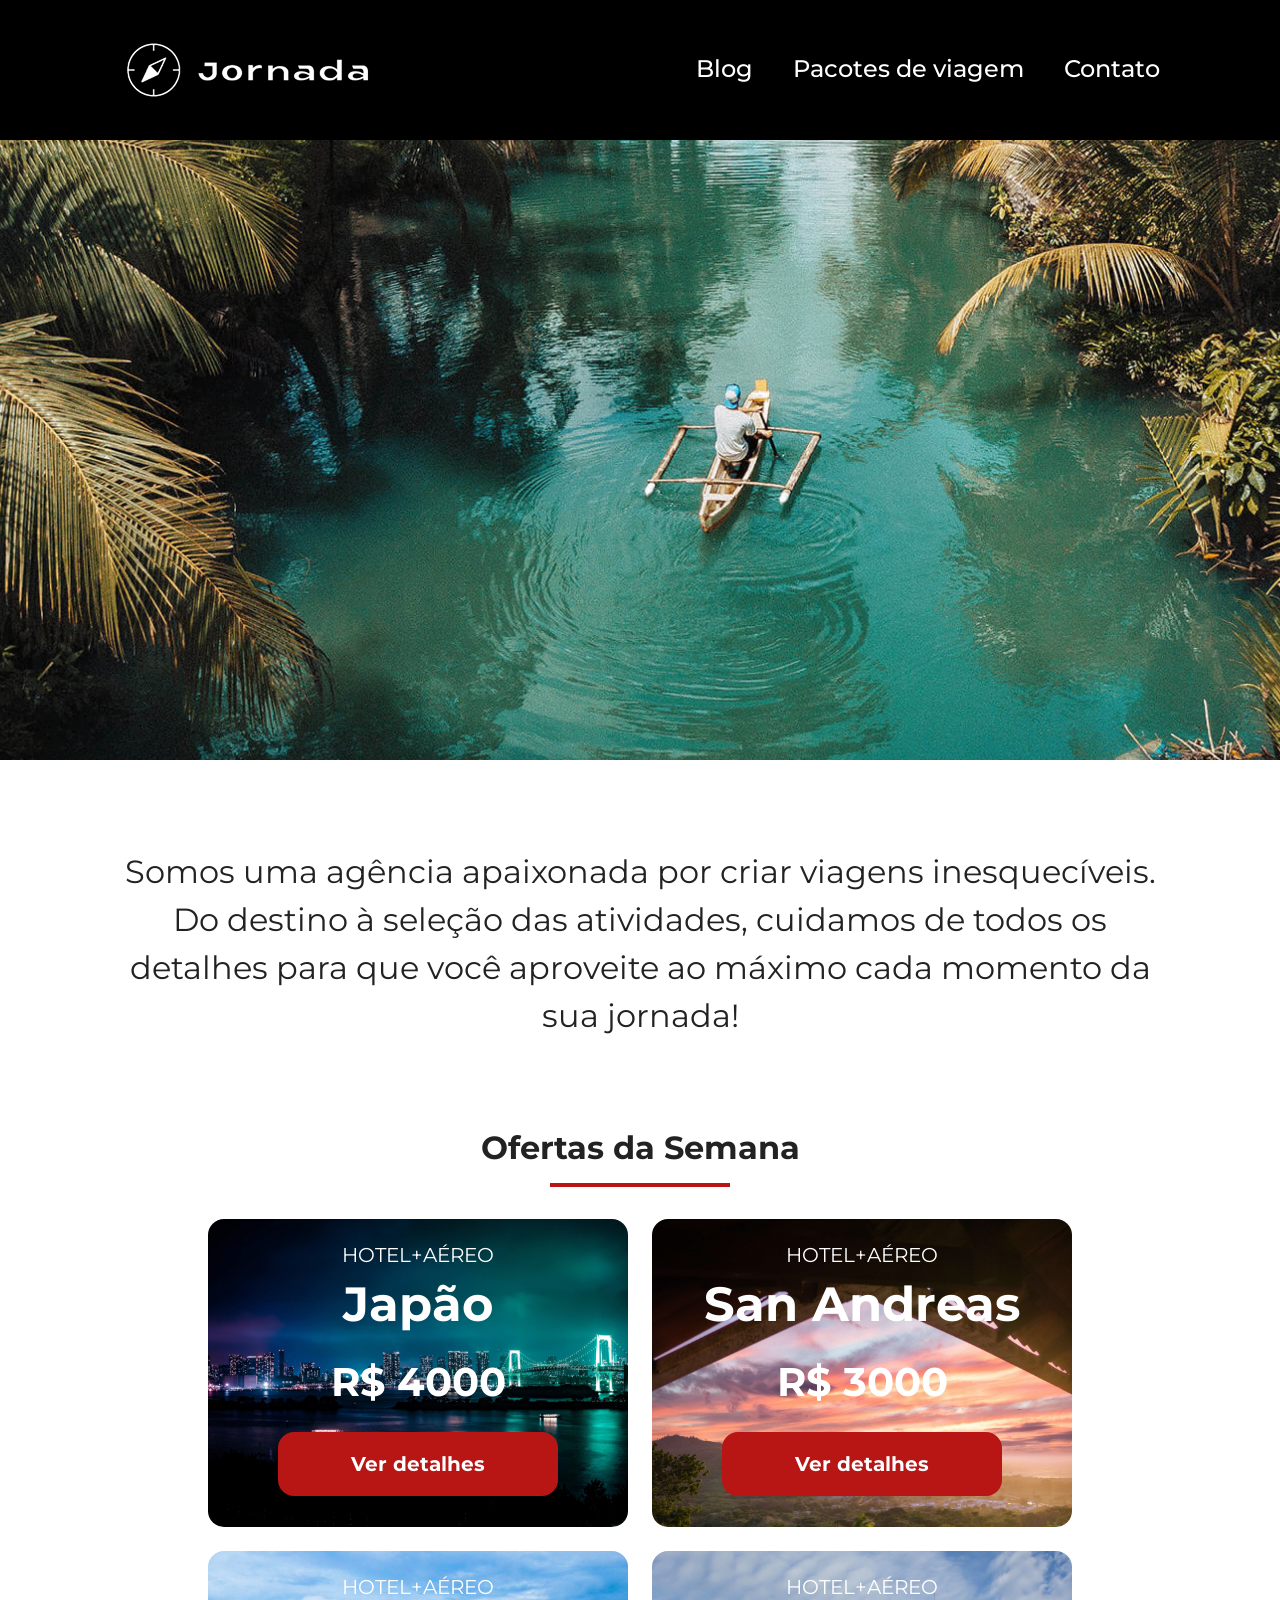
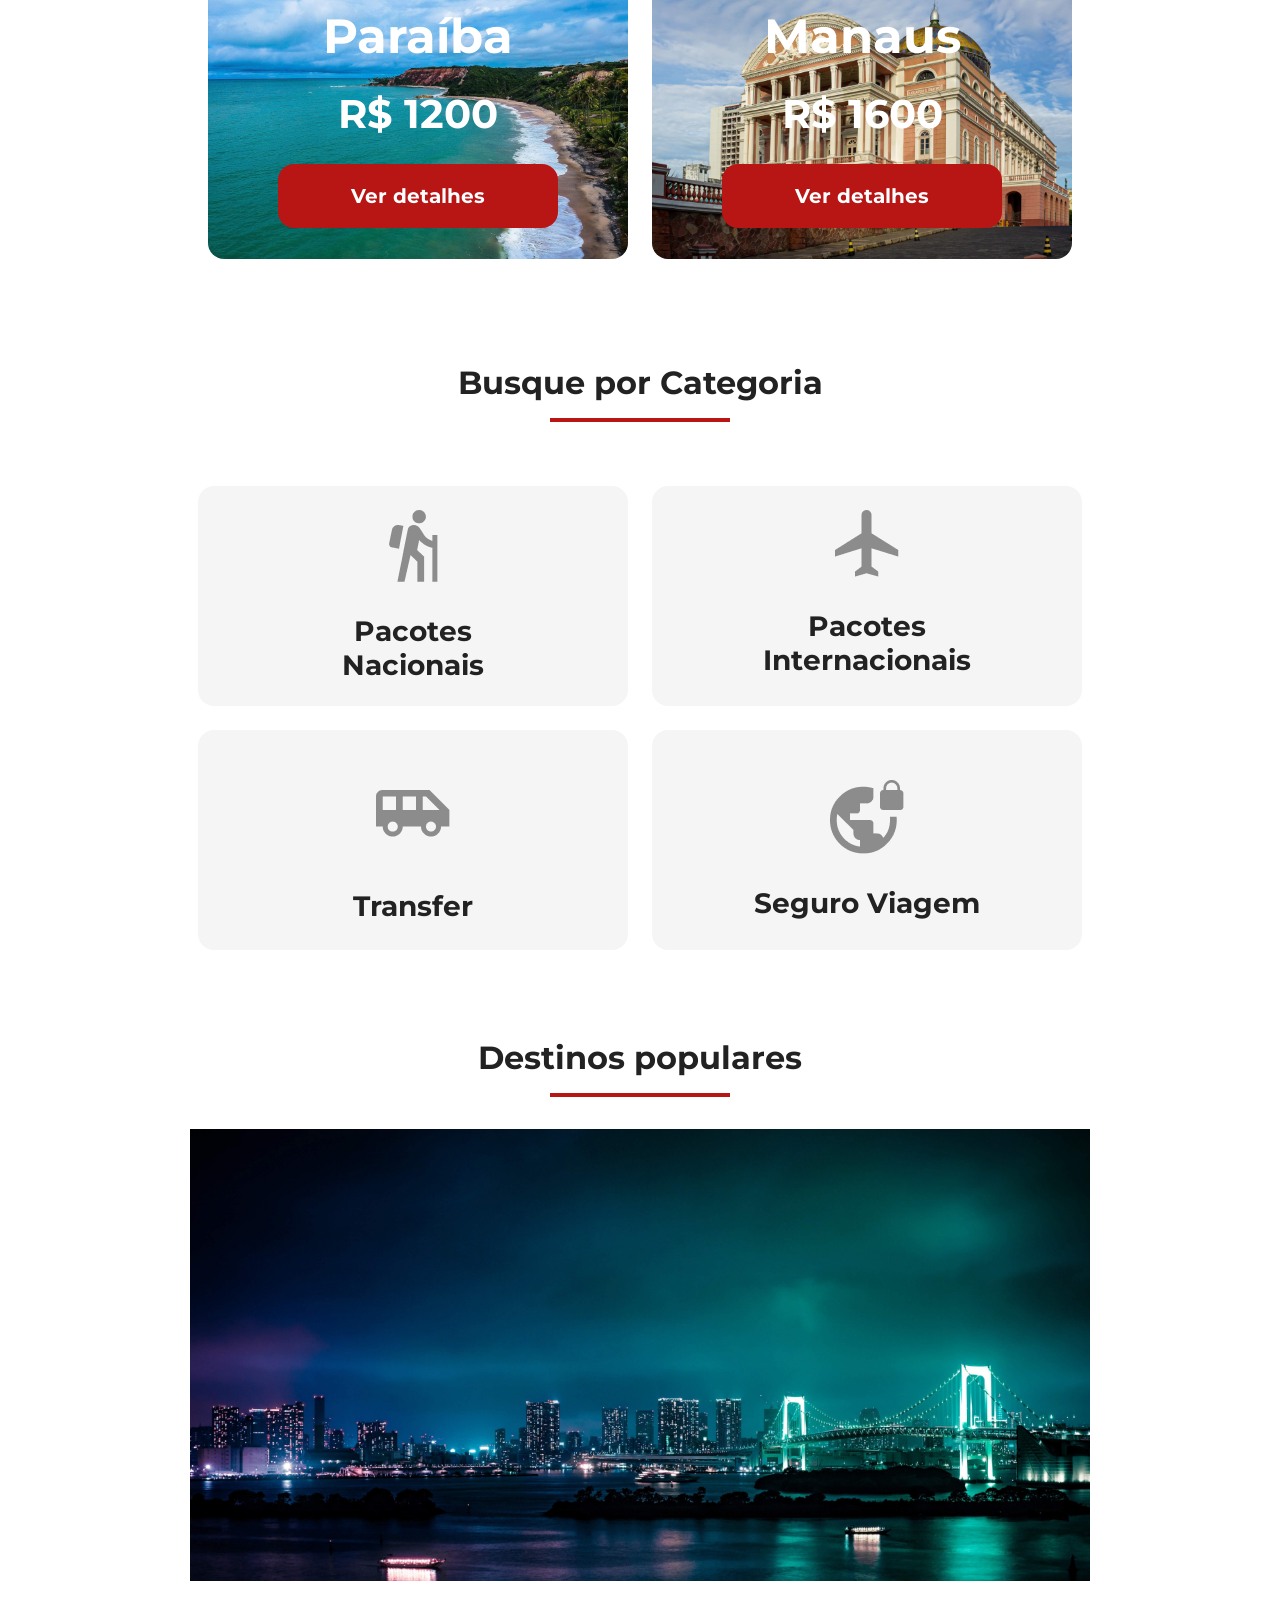
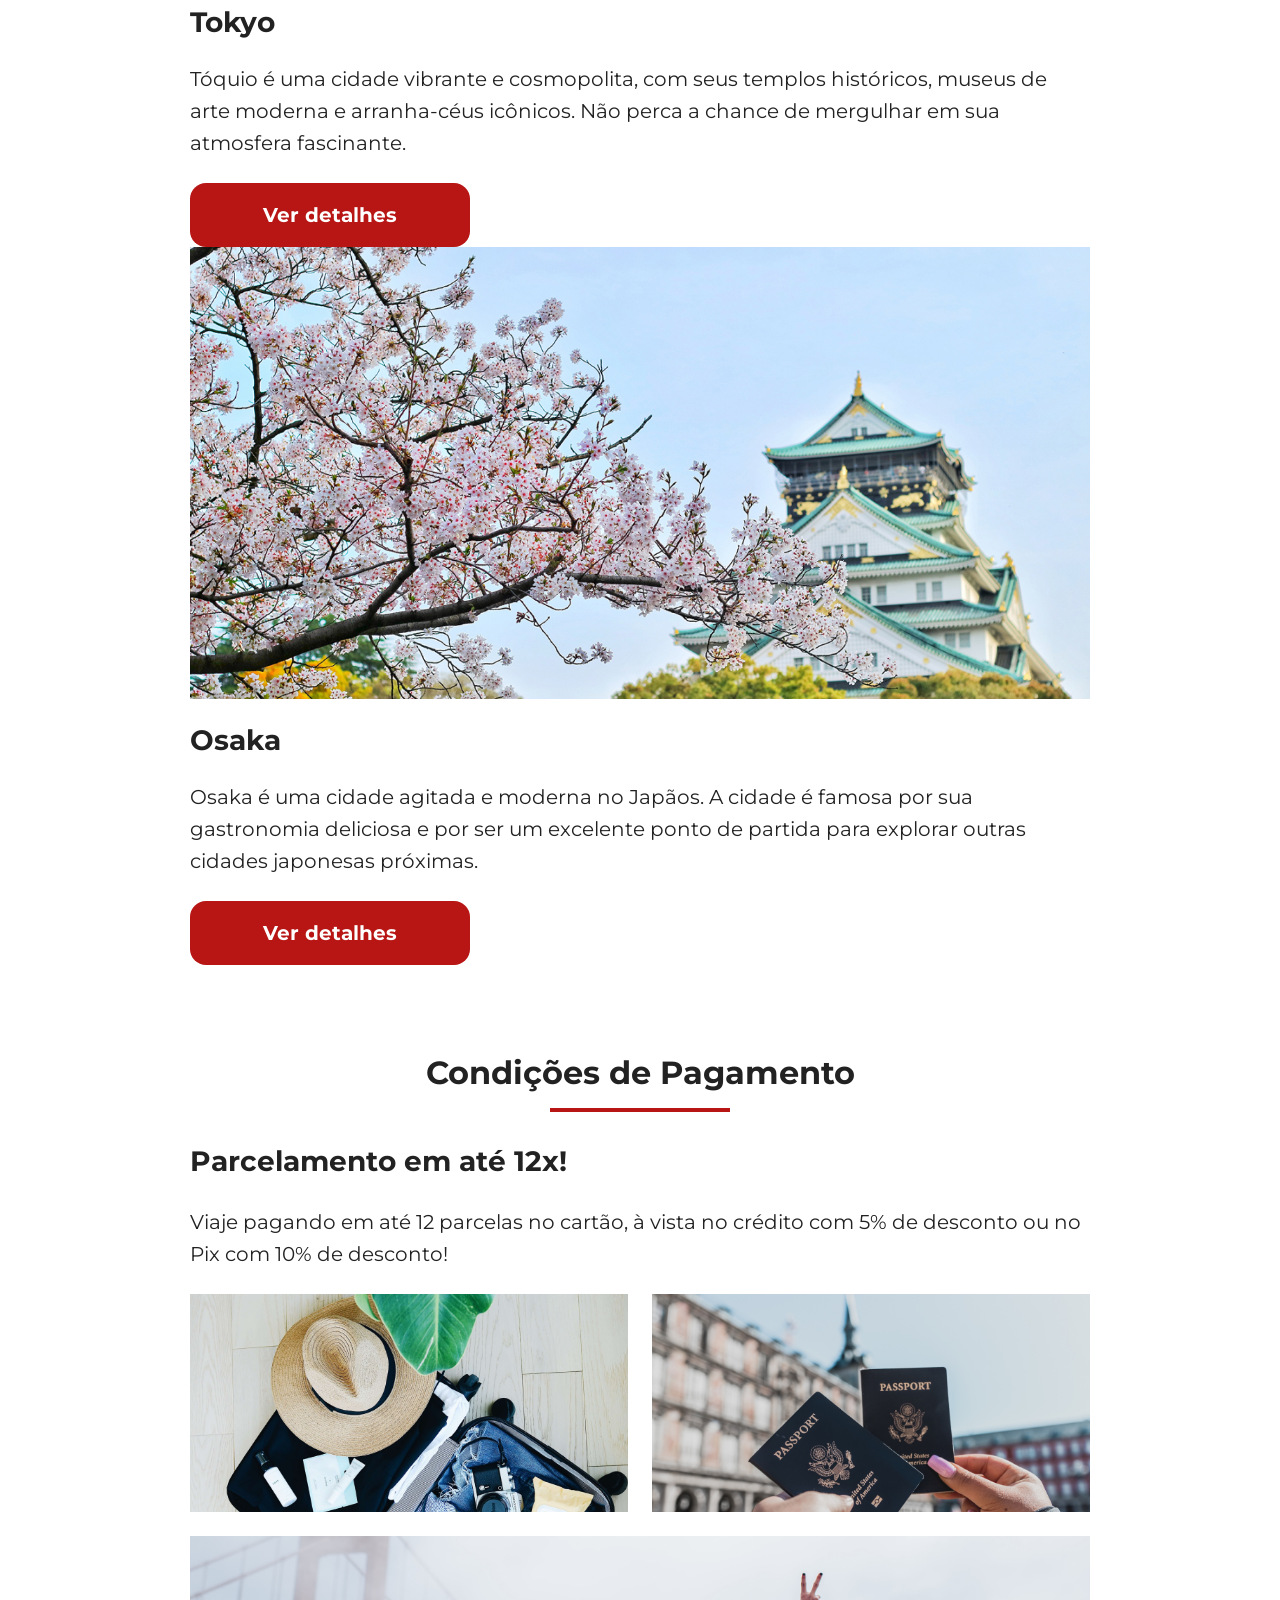
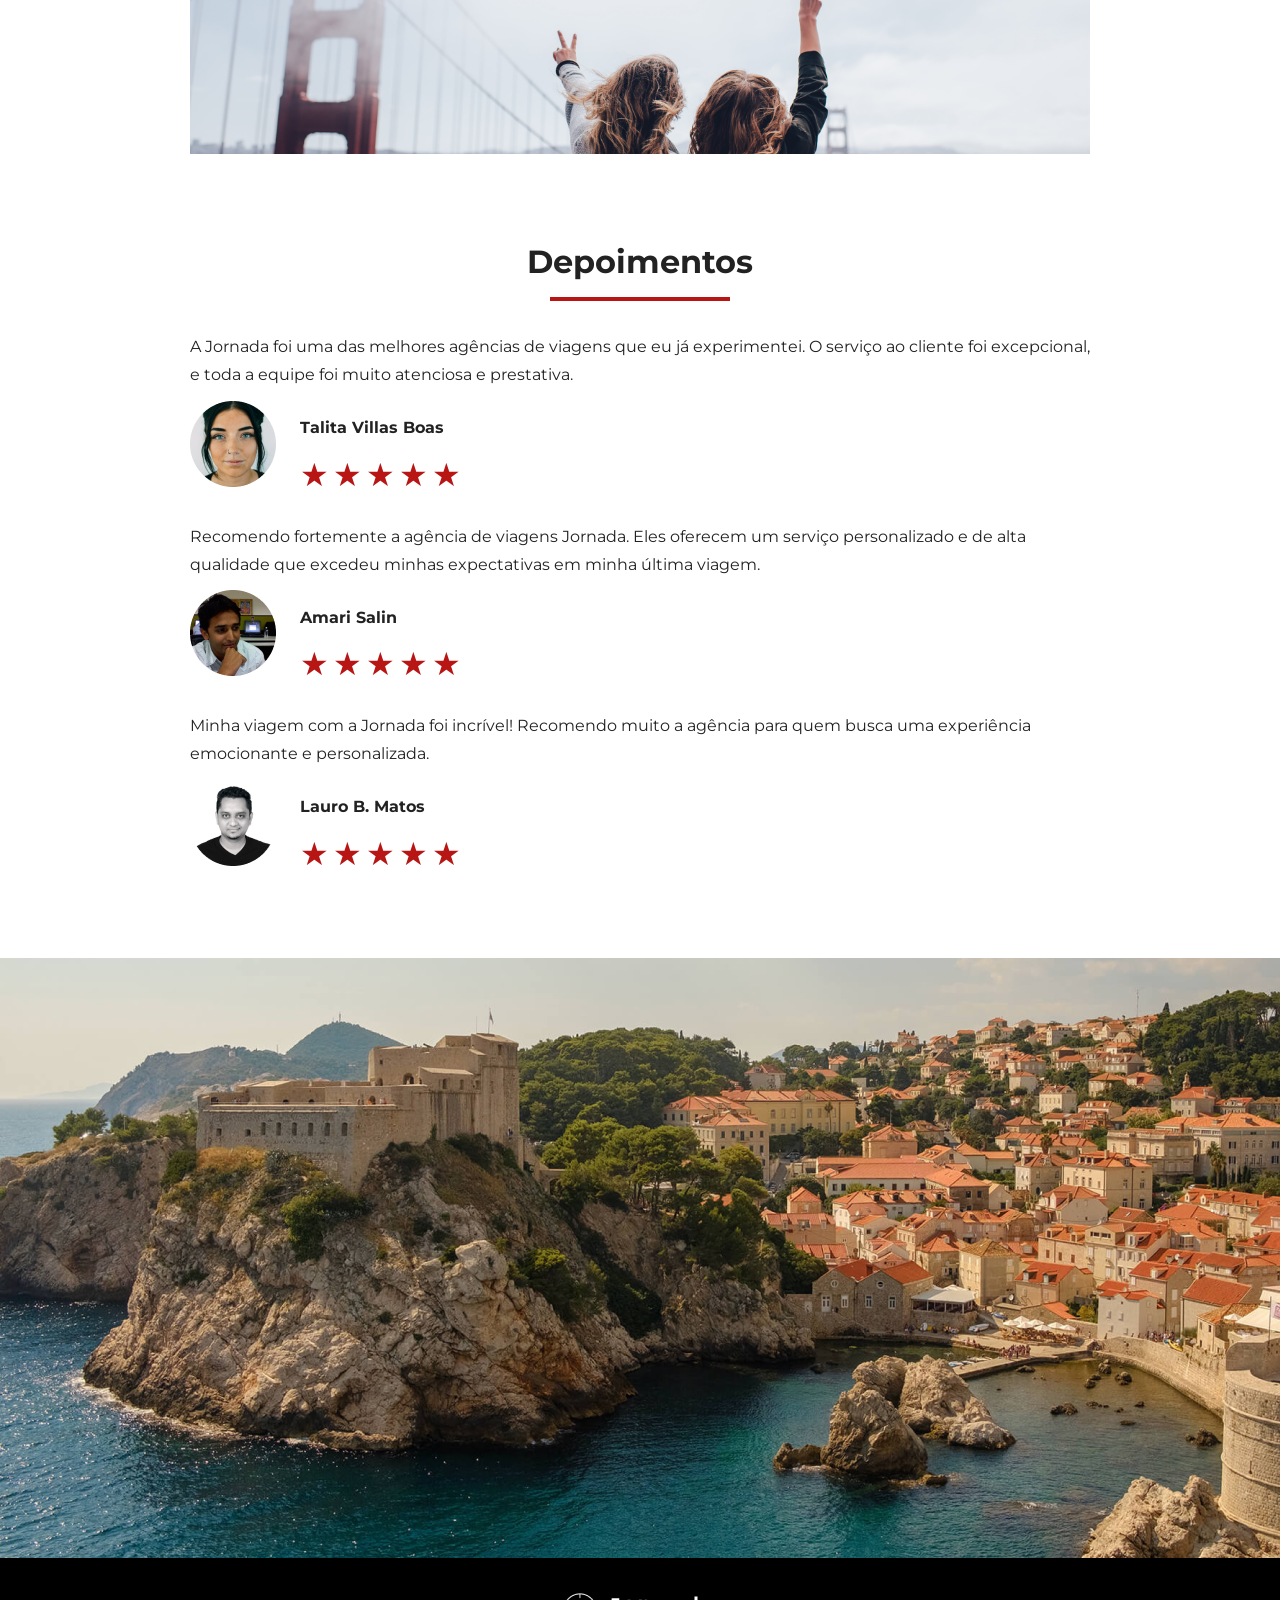
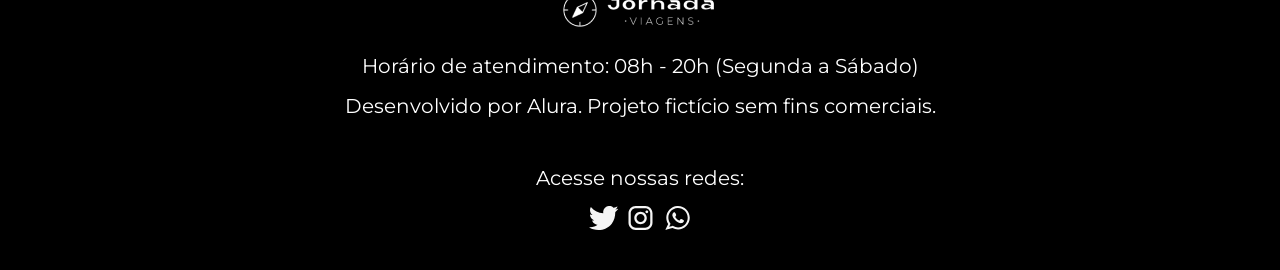
<file: index.html>
<!doctype html>
<html lang="pt-br">
  <head>
    <meta charset="UTF-8" />
    <meta name="viewport" content="width=device-width, initial-scale=1.0" />

    <meta
      name="description"
      content="Jornada Viagens,uma agência apaixonada por criar viagens inesquecíveis"
    />

    <meta name="og:title" content="Jornada Viagens" />
    <meta
      name="og:description"
      content="Jornada Viagens,uma agência apaixonada por criar viagens inesquecíveis"
    />
      <meta
      name="og:image"
      content="https://mincatarina.github.io/jornada-viagens/img/logo-footer.png"
    />
    <meta name="og:type" content="website" />
    <meta
      name="og:url"
      content="https://mincatarina.github.io/jornada-viagens/"
    />


     <link rel="icon" href="/favico.svg" type="xml/svg" />
    <link rel="stylesheet" href="./css/style.css" />
    <title>Jornada Viagens</title>
  </head>
  <body>

    <header class="main-header"> 
        <a class="logo" href="index.html" title="voltar para a página inicial">
            <img class="logo-mobile"
            src="img/bussola-jornada-branca.png" alt="Bússola do logo da Jornada Viagens na cor branca"/>
            <img class="logo-desktop" src="img/bussola-texto-jornada-branca.png" alt="Logo da Jornada Viagens na cor branca"/>
        </a>
        <div class="navigation-menu">
            <label for="menu">
                <img src="img/menu.png" alt="menu"/> 
            </label>
            <input type="checkbox" id="menu" hidden />
            <nav> 
                <ul class="list-links">
                    <li>
                        <a href="blog.html" target="_blank" title="Acessar o blog">Blog</a> 
                    </li> 
                
                    <li>
                        <a href="pacotes-de-viagem.html" target="_blank" title="Acessar pacotes de viagem">Pacotes de viagem</a> 
                    </li>
                
                    <li>
                        <a href="contato.html" target="_blank" title="Acessar contato">Contato</a> 
                    </li>
                </ul>       
            </nav>
        </div>
    </header>

    <section class="hero">
        <div class="hero-img"> </div>
        <h2>
          Somos uma agência apaixonada por criar viagens inesquecíveis. Do destino à seleção das atividades, cuidamos de todos os detalhes para que você aproveite ao máximo cada momento da sua jornada!  
        </h2>
    </section>

    <section class="offers">
        <div class="section-title">
            <h2>Ofertas da Semana</h2>
            <hr/> 
        </div>
        <div class="offers-cards">
            <article class="card japao">
                <header>
                    <p>HOTEL+AÉREO</p>
                    <h3>Japão<br/><span>R$ 4000</span></h3>
                </header>
                <footer>
                    <a href="#" class="button">Ver detalhes</a>
                </footer>
            </article>
            <article class="card san-andreas">
                <header>
                    <p>HOTEL+AÉREO</p>
                    <h3>San Andreas<br/><span>R$ 3000</span></h3>
                </header>
                <footer>
                    <a href="#" class="button">Ver detalhes</a>
                </footer>
            </article>
            <article class="card paraiba">
                <header>
                    <p>HOTEL+AÉREO</p>
                    <h3>Paraíba<br/><span>R$ 1200</span></h3>
                </header>
                <footer>
                    <a href="#" class="button">Ver detalhes</a>
                </footer>
            </article>
            <article class="card manaus">
                <header>
                    <p>HOTEL+AÉREO</p>
                    <h3>Manaus<br/><span>R$ 1600</span></h3>
                </header>
                <footer>
                    <a href="#" class="button">Ver detalhes</a>
                </footer>
            </article>
        </article>
        </div>
    </section> 

    <section class="categories">
        <div class="section-title">
            <h2>Busque por Categoria</h2>
            <hr/> 
        </div>
        <div class="categories-cards">
            <a class="card" href="#" target="_blank" title="Busque pela categoria Pacotes Nacionais">

                <img src="img/icone-caminhada.png" alt="ícone cinza representando uma pessoa fazendo tracking"/>

                <h3 class="content-title">Pacotes<br/>Nacionais</h3>
            </a>

            <a class="card" href="#" target="_blank" title="Busque pela categoria Pacotes Internacionais">

                <img src="img/icone-aviao.png" alt="ícone cinza representando um avião"/>

                <h3 class="content-title">Pacotes<br/>Internacionais</h3>
            </a>

            <a class="card single-line transfer" href="#" target="_blank" title="Busque pela categoria Tranfer">

                <img src="img/icone-onibus.png" alt="ícone cinza representando um ônibus"/>

                <h3 class="content-title">Transfer</h3>
            </a>

            <a class="card single-line" href="#" target="_blank" title="Busque pela categoria Seguro Viagem">

                <img src="img/icone-planeta.png" alt="ícone cinza representando o planeta terra com um cadeado"/>

                <h3 class="content-title">Seguro Viagem</h3>
            </a>
        </div>
    </section>  

    <section class="destinations">
        <div class="section-title">
            <h2>Destinos populares</h2>
            <hr />
        </div>
        <div class="destinations-items">
            <article class="item tokyo">
                <header>
                    <div class="img-item"></div>
                    <h3 class="content-title">Tokyo</h3>
                </header>
                <p class="content-text">Tóquio é uma cidade vibrante e cosmopolita, com seus templos históricos, museus de arte moderna e arranha-céus icônicos. Não perca a chance de mergulhar em sua atmosfera fascinante.</p>
                <footer>
                    <a href="#" class="button" target="_blank" title="Veja mais detalhes do destino Tokyo">Ver detalhes</a>
                </footer>
            </article>

            <article class="item osaka">
                <header>
                    <div class="img-item"></div>
                    <h3 class="content-title">Osaka</h3>
                </header>
                <p class="content-text">Osaka é uma cidade agitada e moderna no Japãos. A cidade é famosa por sua gastronomia deliciosa e por ser um excelente ponto de partida para explorar outras cidades japonesas próximas.</p>
                <footer>
                    <a href="#" class="button" target="_blank" title="Veja mais detalhes do destino Osaka">Ver detalhes</a>
                </footer>
            </article>
        </div>
    </section> 

    <section class="payments">
        <div class="section-title">
            <h2>Condições de Pagamento</h2>
            <hr />
        </div> 
        <div class="content-container">
            <div class="text-content">
                <h3 class="content-title">Parcelamento em até 12x!</h3>
                <p class="content-text">Viaje pagando em até 12 parcelas no cartão, à vista no crédito com 5% de desconto ou no Pix com 10% de desconto!</p>
            </div>
            <div class="image-gallery">
                <div class="image first"></div>
                <div class="image second"></div>
                <div class="image thirdy colspan-2"></div>
            </div>
       </div>
    </section>

    <section class="testimonial">
        <div class="section-title">
            <h2>Depoimentos</h2>
            <hr />
        </div>
        <div class="testimonial-container">
            <article> 
                <header>
                    <p>A Jornada foi uma das melhores agências de viagens que eu já experimentei. O serviço ao cliente foi excepcional, e toda a equipe foi muito atenciosa e prestativa.</p>
                </header>
                <footer>
                    <img src="img/avatar-talita.png" alt="imagem de perfil da cliente Talita Villas Boas">
                    <div class="profile-content">
                      <h4>Talita Villas Boas</h4>  
                      <div class="rating">
                        <span class="star">★</span>
                        <span class="star">★</span>
                        <span class="star">★</span>
                        <span class="star">★</span>
                        <span class="star">★</span>
                      </div>
                    </div>
                </footer>
            </article>
            <article>
                <header>
                    <p>Recomendo fortemente a agência de viagens Jornada. Eles oferecem um serviço personalizado e de alta qualidade que excedeu minhas expectativas em minha última viagem.</p>
                </header>
                <footer>
                    <img src="img/avatar-amari.png" alt="imagem de perfil do cliente Amari Salin">
                    <div class="profile-content">
                      <h4>Amari Salin</h4>  
                      <div class="rating">
                        <span class="star">★</span>
                        <span class="star">★</span>
                        <span class="star">★</span>
                        <span class="star">★</span>
                        <span class="star">★</span>
                      </div>
                    </div>
                </footer>
            </article>
            <article>
                <header>
                    <p>Minha viagem com a Jornada foi incrível! Recomendo muito a agência para quem busca uma experiência emocionante e personalizada.</p>
                </header>
                <footer>
                    <img src="img/avatar-lauro.png" alt="imagem de perfil do cliente Lauro B. Matos">
                    <div class="profile-content">
                      <h4>Lauro B. Matos</h4>  
                      <div class="rating">
                        <span class="star">★</span>
                        <span class="star">★</span>
                        <span class="star">★</span>
                        <span class="star">★</span>
                        <span class="star">★</span>
                      </div>
                    </div>
                </footer>
            </article>
        </div>
    </section>

     <section class="bottom-hero">
      <div class="hero-img"></div>
    </section>

    <footer class="main-footer">
      <div class="footer-content">
        <img src="img/logo-footer.png" alt="logo completo Jornada Viagens" />
        <p>Horário de atendimento: 08h - 20h (Segunda a Sábado)</p>
        <p>Desenvolvido por Alura. Projeto fictício sem fins comerciais.</p>
      </div>
      <div class="footer-social">
        <p>Acesse nossas redes:</p>

        <a href="#" target="_blank" title="Acesse o Twitter do Jornada Viagens"
          ><img
            src="img/icone-twitter.svg"
            alt="icone do Twitter na cor branca"
        /></a>

        <a
          href="#"
          target="_blank"
          title="Acesse o Instagram do Jornada Viagens"
          ><img
            src="img/icone-instagram.svg"
            alt="icone do Instagram na cor branca"
        /></a>

        <a href="#" target="_blank" title="Entre em contato através do whatsapp"
          ><img
            src="img/icone-whatsapp.svg"
            alt="icone do whatsapp na cor branca"
        /></a>
      </div>
    </footer>

  </body>
</html>
</file>
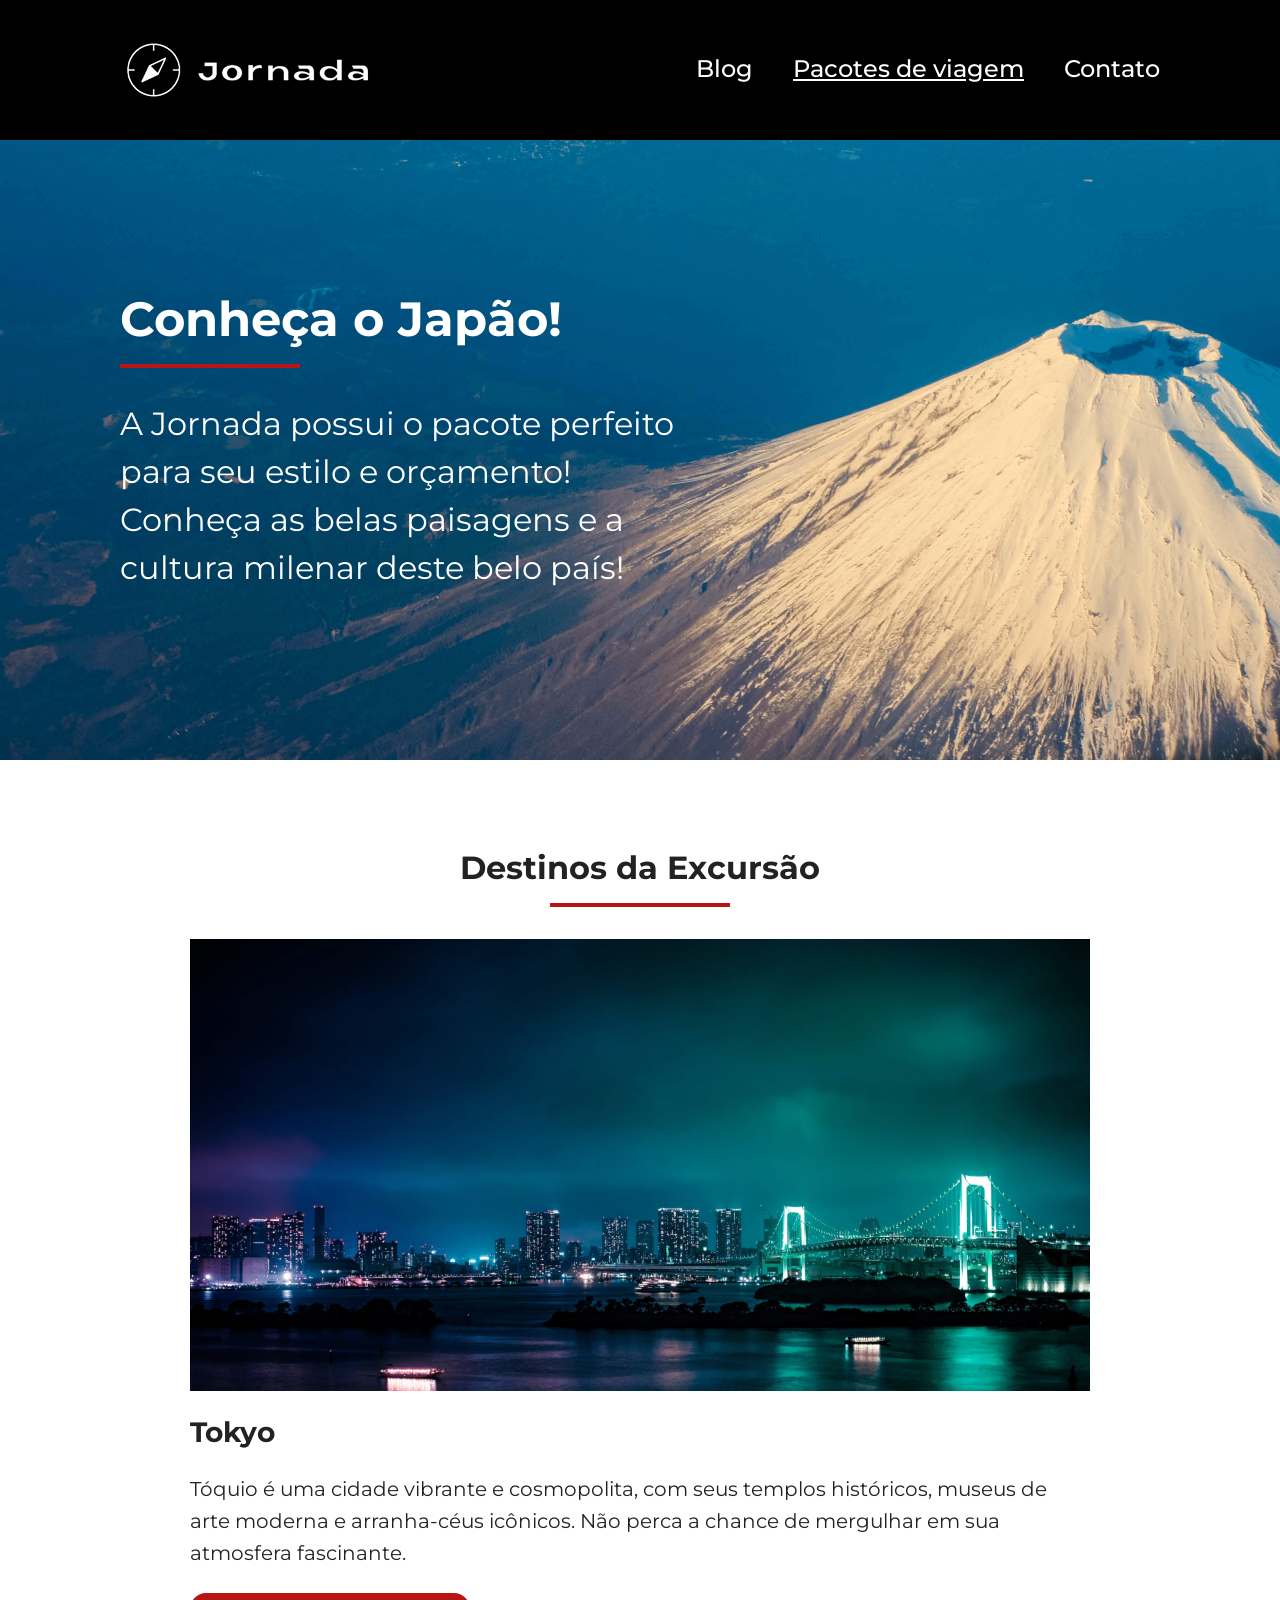
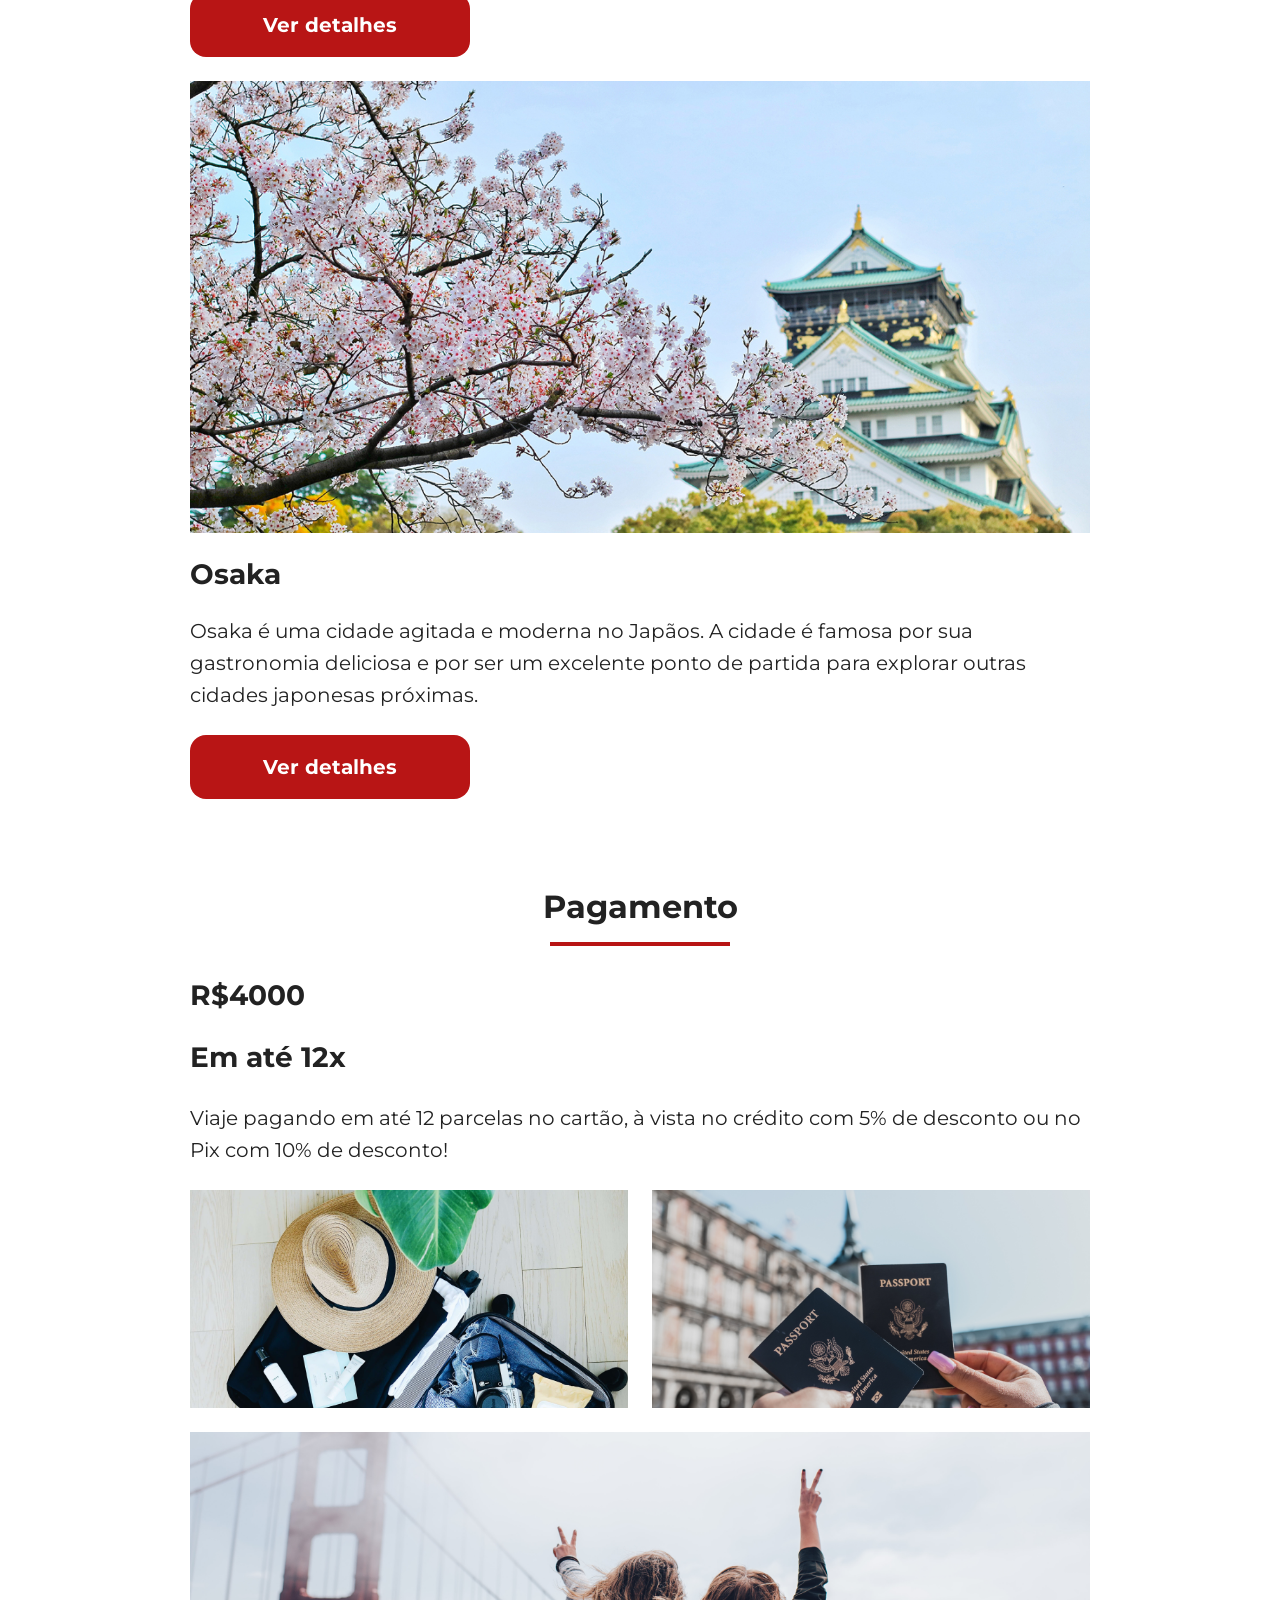
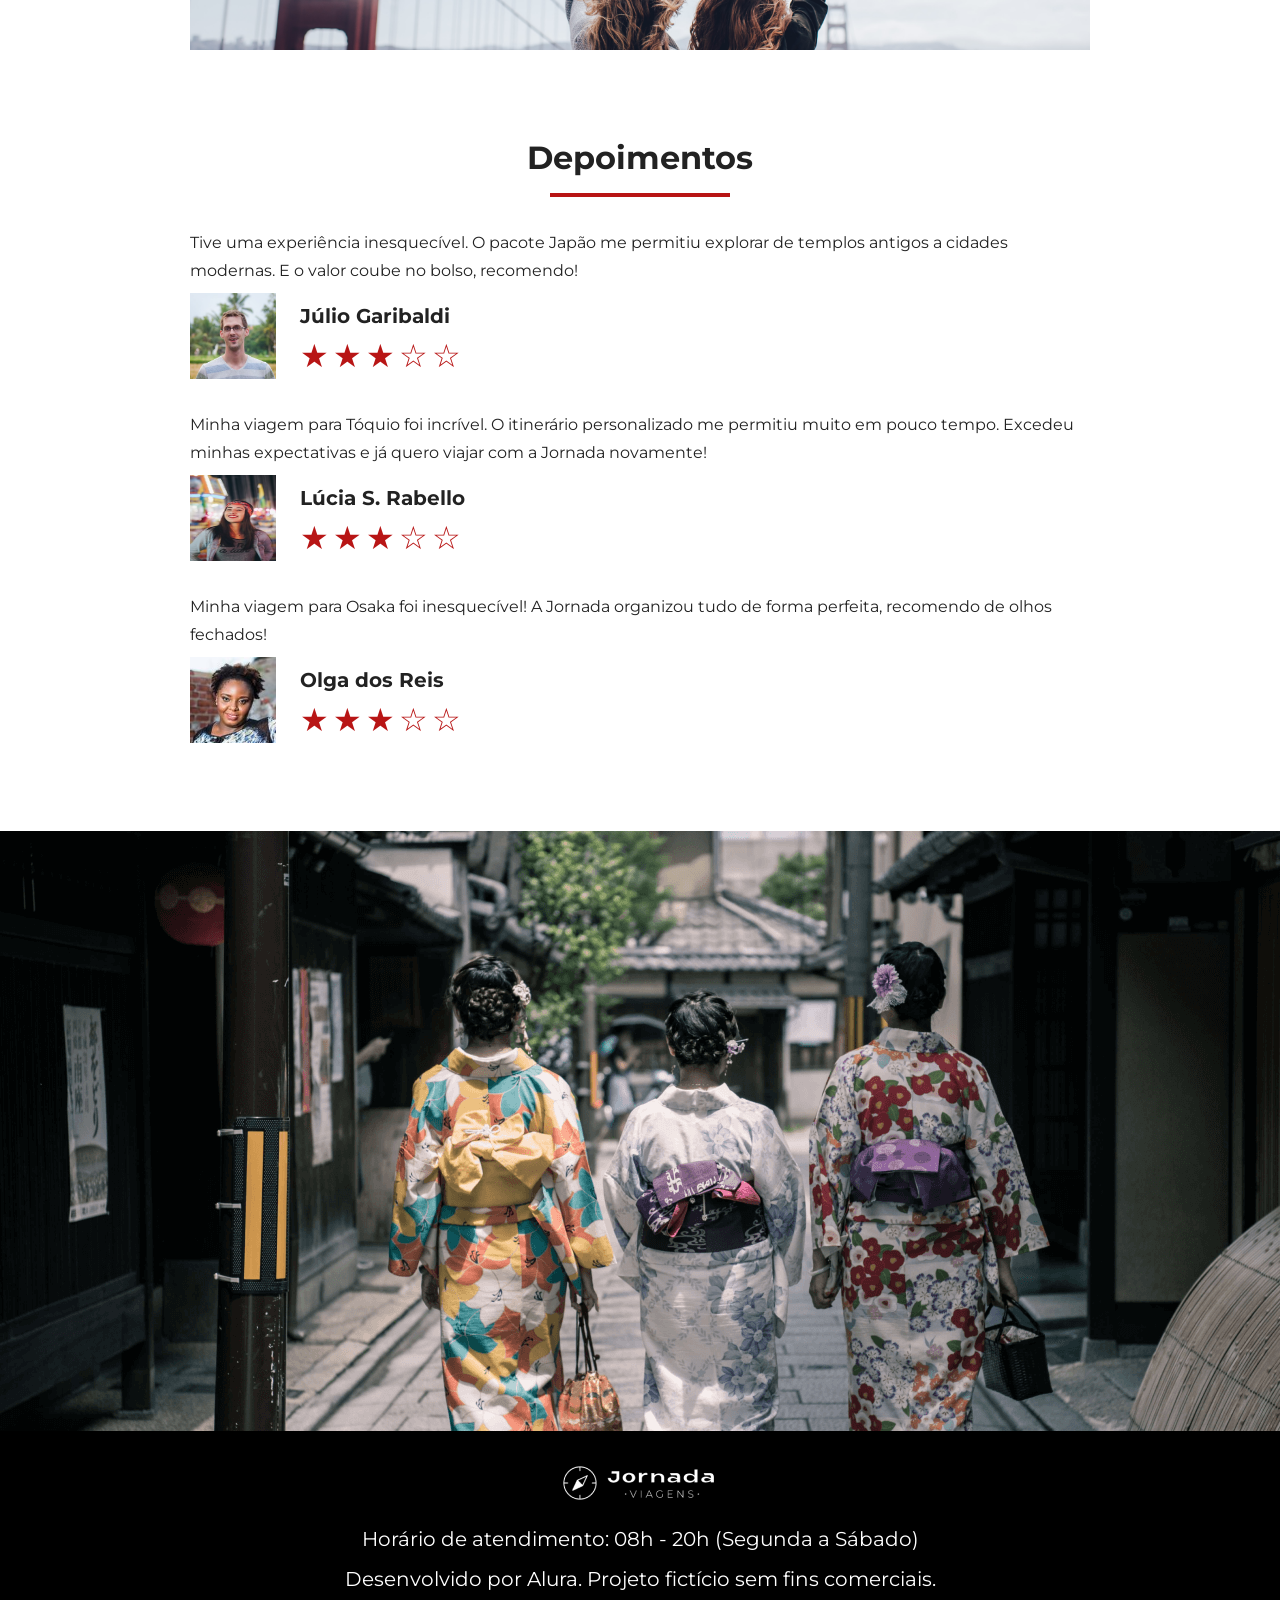
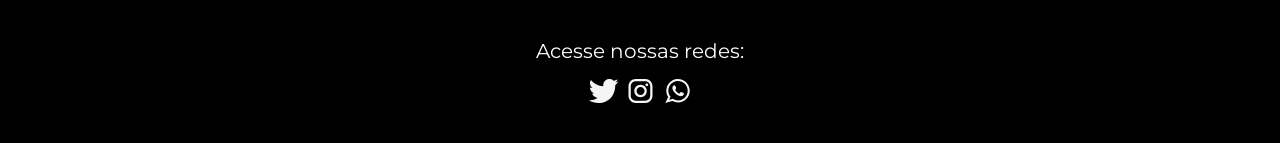
<file: pacotes-de-viagem.html>
<!DOCTYPE html>
<html lang="pt-BR">
  <head>
    <meta charset="UTF-8" />
    <meta name="viewport" content="width=device-width, initial-scale=1.0" />
    <meta
      name="description"
      content="Jornada Viagens,uma agência apaixonada por criar viagens inesquecíveis"
    />

    <meta name="og:title" content="Jornada Viagens" />
    <meta
      name="og:description"
      content="Jornada Viagens,uma agência apaixonada por criar viagens inesquecíveis"
    />
    <meta
      name="og:image"
      content="https://mincatarina.github.io/jornada-viagens/img/logo-footer.png"
    />
    <meta name="og:type" content="website" />
    <meta
      name="og:url"
      content="https://mincatarina.github.io/jornada-viagens/"
    />

    <link rel="icon" href="/favico.svg" type="xml/svg" />
    <link rel="stylesheet" href="./css/style.css" />

    <title>Jornada Viagens</title>
  </head>
  <body>
    <header class="main-header">
      <a class="logo" href="index.html" title="voltar para a página inicial">
        <img
          class="logo-mobile"
          src="img/bussola-jornada-branca.png"
          alt="Bussola do logo Jornada Viagens na cor branca"
        />
        <img
          class="logo-desktop"
          src="img/bussola-texto-jornada-branca.png"
          alt="Logo Jornada Viagens na cor branca"
        />
      </a>
      <div class="navigation-menu">
        <label for="menu">
          <img src="img/menu.png" alt="menu" />
        </label>
        <input type="checkbox" id="menu" hidden />
        <nav>
          <ul class="list-links">
            <li>
              <a href="blog.html" target="_blank" title="Acessar Blog">Blog</a>
            </li>
            <li>
              <a
                class="active"
                href="pacotes-de-viagens.html"
                target="_blank"
                title="Acessar Pacotes de viagem"
                >Pacotes de viagem</a
              >
            </li>
            <li>
              <a href="contato.html" target="_blank" title="Acessar Contato"
                >Contato</a
              >
            </li>
          </ul>
        </nav>
      </div>
    </header>
    <section class="travel-packages hero">
      <div class="hero-img">
        <div class="hero-content">
          <h1>Conheça o Japão!</h1>
          <hr />
          <p>
            A Jornada possui o pacote perfeito para seu estilo e orçamento!
            Conheça as belas paisagens e a cultura milenar deste belo país!
          </p>
        </div>
      </div>
    </section>

    <section class="travel-packages destinations">
      <div class="section-title">
        <h2>Destinos da Excursão</h2>
        <hr />
      </div>
      <div class="destination-items">
        <article class="item tokyo">
          <header>
            <div class="img-item"></div>
            <h3 class="content-title">Tokyo</h3>
          </header>
          <p class="content-text">
            Tóquio é uma cidade vibrante e cosmopolita, com seus templos
            históricos, museus de arte moderna e arranha-céus icônicos. Não
            perca a chance de mergulhar em sua atmosfera fascinante.
          </p>
          <footer>
            <a
              href="#"
              class="button"
              target="_blank"
              title="Veja mais detalhes do destino Tokyo"
              >Ver detalhes</a
            >
          </footer>
        </article>
        <article class="item osaka">
          <header>
            <div class="img-item"></div>
            <h3 class="content-title">Osaka</h3>
          </header>
          <p class="content-text">
            Osaka é uma cidade agitada e moderna no Japãos. A cidade é famosa
            por sua gastronomia deliciosa e por ser um excelente ponto de
            partida para explorar outras cidades japonesas próximas.
          </p>
          <footer>
            <a
              href="#"
              class="button"
              target="_blank"
              title="Veja mais detalhes do destino Osaka"
              >Ver detalhes</a
            >
          </footer>
        </article>
      </div>
    </section>
    <section class="travel-packages payments">
      <div class="section-title">
        <h2>Pagamento</h2>
        <hr />
      </div>
      <div class="content-container">
        <div class="text-content">
          <h3 class="content-title">R$4000</h3>
          <h3 class="content-title">Em até 12x</h3>

          <p class="content-text">
            Viaje pagando em até 12 parcelas no cartão, à vista no crédito com
            5% de desconto ou no Pix com 10% de desconto!
          </p>
        </div>
        <div class="image-gallery">
          <div class="image first"></div>
          <div class="image second"></div>
          <div class="image thirdy colspan-2"></div>
        </div>
      </div>
    </section>
    <section class="testimonials">
      <div class="section-title">
        <h2>Depoimentos</h2>
        <hr />
      </div>
      <div class="testimonial-container">
        <article>
          <header>
            <p>
              Tive uma experiência inesquecível. O pacote Japão me permitiu
              explorar de templos antigos a cidades modernas. E o valor coube no
              bolso, recomendo!
            </p>
          </header>
          <footer>
            <img
              src="img/travel-packages/avatar-julio.png"
              alt="imagem de perfil do cliente Júlio Garibaldi"
            />
            <div class="profile-content">
              <h3>Júlio Garibaldi</h3>
              <div class="rating">
                <span class="star">★</span>
                <span class="star">★</span>
                <span class="star">★</span>
                <span class="star">☆</span>
                <span class="star">☆</span>
              </div>
            </div>
          </footer>
        </article>
        <article>
          <header>
            <p>
              Minha viagem para Tóquio foi incrível. O itinerário personalizado
              me permitiu muito em pouco tempo. Excedeu minhas expectativas e já
              quero viajar com a Jornada novamente!
            </p>
          </header>
          <footer>
            <img
              src="img/travel-packages/avatar-lucia.png"
              alt="imagem de perfil da cliente Lúcia S. Rabello"
            />
            <div class="profile-content">
              <h3>Lúcia S. Rabello</h3>
              <div class="rating">
                <span class="star">★</span>
                <span class="star">★</span>
                <span class="star">★</span>
                <span class="star">☆</span>
                <span class="star">☆</span>
              </div>
            </div>
          </footer>
        </article>
        <article>
          <header>
            <p>
              Minha viagem para Osaka foi inesquecível! A Jornada organizou tudo
              de forma perfeita, recomendo de olhos fechados!
            </p>
          </header>
          <footer>
            <img
              src="img/travel-packages/avatar-olga.png"
              alt="imagem de perfil da cliente Olga dos Reis"
            />
            <div class="profile-content">
              <h3>Olga dos Reis</h3>
              <div class="rating">
                <span class="star">★</span>
                <span class="star">★</span>
                <span class="star">★</span>
                <span class="star">☆</span>
                <span class="star">☆</span>
              </div>
            </div>
          </footer>
        </article>
      </div>
    </section>
    <section class="travel-packages bottom-hero">
      <div class="hero-img"></div>
    </section>
    <footer class="main-footer">
      <div class="footer-content">
        <img src="img/logo-footer.png" alt="logo completo Jornada Viagens" />
        <p>Horário de atendimento: 08h - 20h (Segunda a Sábado)</p>
        <p>Desenvolvido por Alura. Projeto fictício sem fins comerciais.</p>
      </div>
      <div class="footer-social">
        <p>Acesse nossas redes:</p>

        <a href="#" target="_blank" title="Acesse o Twitter do Jornada Viagens"
          ><img
            src="img/icone-twitter.svg"
            alt="icone do Twitter na cor branca"
        /></a>

        <a
          href="#"
          target="_blank"
          title="Acesse o Instagram do Jornada Viagens"
          ><img
            src="img/icone-instagram.svg"
            alt="icone do Instagram na cor branca"
        /></a>

        <a href="#" target="_blank" title="Entre em contato através do whatsapp"
          ><img
            src="img/icone-whatsapp.svg"
            alt="icone do whatsapp na cor branca"
        /></a>
      </div>
    </footer>
  </body>
</html>
</file>
<file: css/style.css>
@import url(global.css);
@import url(header.css);
@import url(hero.css);
@import url(offers.css);
@import url(categories.css);
@import url(destinations.css);
@import url(payments.css);
@import url(testimonials.css);
@import url(footer.css);
</file>
